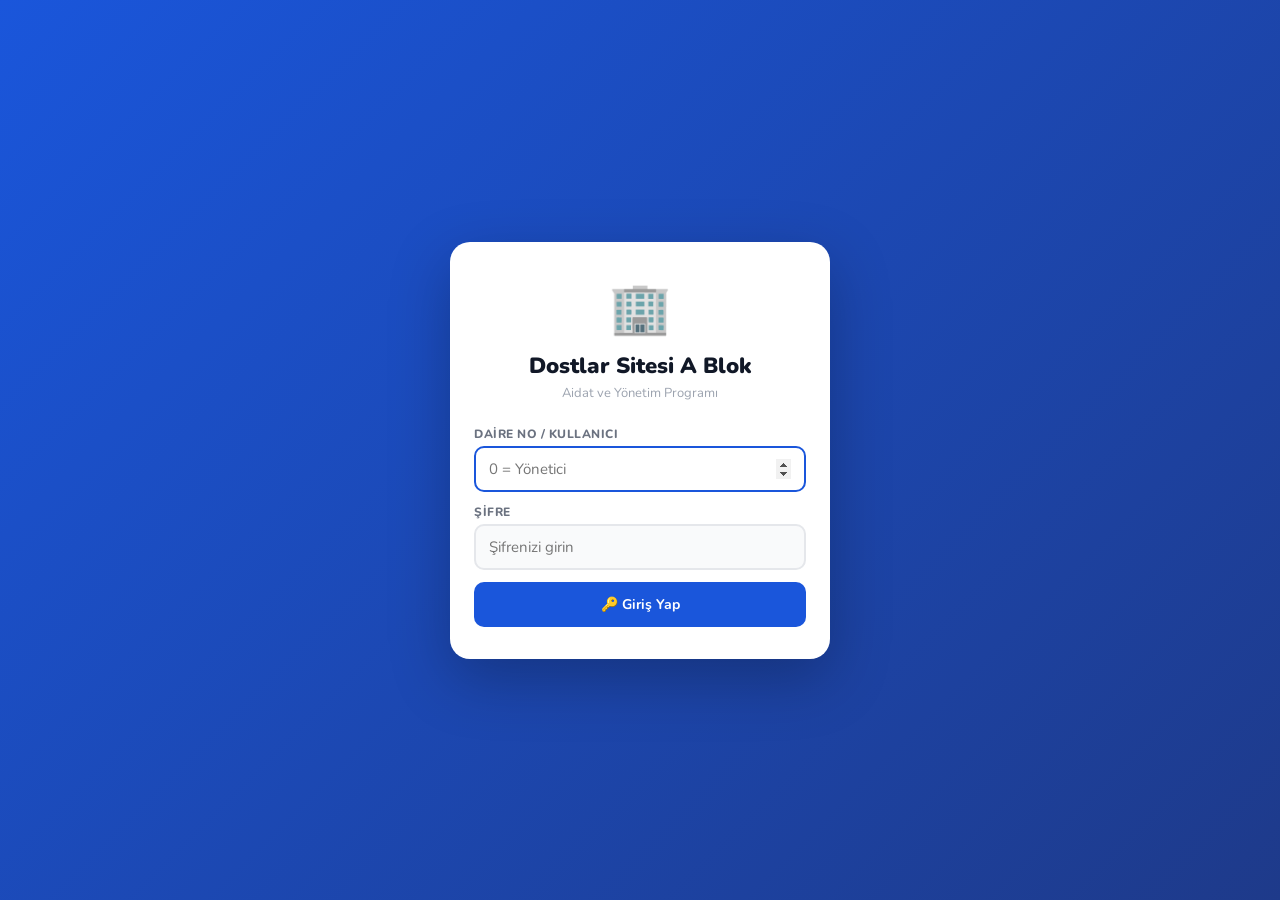
<file: a/index.html>
<!DOCTYPE html>
<html lang="tr">
<head>
<meta charset="UTF-8">
<meta name="viewport" content="width=device-width,initial-scale=1.0">
<title>Apartman Sistemi - Giriş</title>
<link rel="stylesheet" href="css/style.css">
</head>
<body>
<div class="login-wrap">
  <div class="login-card">
    <div class="login-logo">
      <span class="icon">🏢</span>
      <h1 id="aptAdi">Apartman Sistemi</h1>
      <p>Aidat ve Yönetim Programı</p>
    </div>
    <div class="form-group">
      <label>Daire No / Kullanıcı</label>
      <input type="number" id="daireNo" class="form-control" placeholder="0 = Yönetici" min="0" autofocus>
    </div>
    <div class="form-group">
      <label>Şifre</label>
      <input type="password" id="sifre" class="form-control" placeholder="Şifrenizi girin">
    </div>
    <button class="btn btn-primary btn-block" style="padding:13px" onclick="login()">🔑 Giriş Yap</button>
  </div>
</div>
<div class="toast" id="toast"></div>
<script src="js/db.js"></script>
<script>
  document.getElementById('aptAdi').textContent = getAyarlar().apartmanAdi;
  document.getElementById('sifre').addEventListener('keypress', e => { if(e.key==='Enter') login(); });
  document.getElementById('daireNo').addEventListener('keypress', e => { if(e.key==='Enter') document.getElementById('sifre').focus(); });

  function login() {
    const no = parseInt(document.getElementById('daireNo').value);
    const sifre = document.getElementById('sifre').value.trim();
    if(isNaN(no) || !sifre) { showToast('Daire no ve şifre giriniz','error'); return; }
    const user = DB.findOne('users', u => u.daire_no==no && u.sifre==sifre);
    if(!user) { showToast('Hatalı daire no veya şifre!','error'); return; }
    setCurrentUser(user);
    window.location.href = user.rol==='yonetici' ? 'pages/panel.html' : 'pages/sakin-panel.html';
  }
</script>
</body>
</html>
</file>
<file: a/css/style.css>
@import url('https://fonts.googleapis.com/css2?family=Nunito:wght@400;600;700;800;900&display=swap');
:root{
  --primary:#1a56db;--primary-dark:#1e40af;--primary-light:#dbeafe;
  --success:#059669;--success-light:#d1fae5;
  --danger:#dc2626;--danger-light:#fee2e2;
  --warning:#d97706;--warning-light:#fef3c7;
  --gray-50:#f9fafb;--gray-100:#f3f4f6;--gray-200:#e5e7eb;
  --gray-300:#d1d5db;--gray-400:#9ca3af;--gray-500:#6b7280;
  --gray-600:#4b5563;--gray-700:#374151;--gray-800:#1f2937;--gray-900:#111827;
  --bg:#eef2ff;--card:#fff;--radius:14px;
  --shadow:0 2px 10px rgba(0,0,0,.07);--shadow-lg:0 8px 30px rgba(0,0,0,.12);
}
*{box-sizing:border-box;margin:0;padding:0;}
body{font-family:'Nunito',sans-serif;background:var(--bg);color:var(--gray-800);min-height:100vh;font-size:15px;}

/* TOPBAR */
.topbar{background:var(--primary);color:#fff;padding:12px 14px;display:flex;align-items:center;justify-content:space-between;position:sticky;top:0;z-index:100;box-shadow:0 2px 8px rgba(26,86,219,.35);}
.topbar h1{font-size:16px;font-weight:800;}
.topbar-left{display:flex;align-items:center;gap:6px;}
.btn-logout{background:rgba(255,255,255,.2);border:none;color:#fff;padding:6px 12px;border-radius:8px;cursor:pointer;font-size:13px;font-family:'Nunito',sans-serif;font-weight:700;}

/* CONTAINER */
.container{max-width:620px;margin:0 auto;padding:14px;}

/* CARD */
.card{background:var(--card);border-radius:var(--radius);padding:16px;margin-bottom:12px;box-shadow:var(--shadow);}
.card-title{font-size:15px;font-weight:800;color:var(--gray-800);margin-bottom:12px;display:flex;align-items:center;gap:7px;}

/* LOGIN */
.login-wrap{min-height:100vh;background:linear-gradient(135deg,#1a56db,#1e3a8a);display:flex;align-items:center;justify-content:center;padding:20px;}
.login-card{background:#fff;border-radius:20px;padding:32px 24px;width:100%;max-width:380px;box-shadow:0 20px 60px rgba(0,0,0,.25);}
.login-logo{text-align:center;margin-bottom:24px;}
.login-logo .icon{font-size:50px;display:block;margin-bottom:8px;}
.login-logo h1{font-size:22px;font-weight:900;color:var(--gray-900);}
.login-logo p{color:var(--gray-400);font-size:13px;margin-top:3px;}

/* FORMS */
.form-group{margin-bottom:12px;}
.form-group label{display:block;font-size:12px;font-weight:800;color:var(--gray-500);margin-bottom:4px;text-transform:uppercase;letter-spacing:.5px;}
.form-control{width:100%;padding:11px 13px;border:2px solid var(--gray-200);border-radius:10px;font-size:15px;font-family:'Nunito',sans-serif;transition:border-color .15s;background:var(--gray-50);color:var(--gray-800);}
.form-control:focus{outline:none;border-color:var(--primary);background:#fff;}
select.form-control{cursor:pointer;}
textarea.form-control{resize:vertical;}

/* BUTTONS */
.btn{display:inline-flex;align-items:center;justify-content:center;gap:5px;padding:10px 18px;border-radius:10px;border:none;font-size:14px;font-weight:700;font-family:'Nunito',sans-serif;cursor:pointer;transition:all .12s;text-decoration:none;}
.btn:active{transform:scale(.97);}
.btn-primary{background:var(--primary);color:#fff;}
.btn-primary:hover{background:var(--primary-dark);}
.btn-success{background:var(--success);color:#fff;}
.btn-danger{background:var(--danger);color:#fff;}
.btn-warning{background:var(--warning);color:#fff;}
.btn-secondary{background:var(--gray-200);color:var(--gray-700);}
.btn-whatsapp{background:#25d366;color:#fff;}
.btn-block{width:100%;}
.btn-sm{padding:6px 11px;font-size:12px;border-radius:8px;}
.btn-icon{width:32px;height:32px;padding:0;border-radius:8px;font-size:14px;}
.btn-outline{background:transparent;border:2px solid var(--primary);color:var(--primary);}

/* PANEL GRID */
.panel-grid{display:grid;grid-template-columns:1fr 1fr;gap:10px;padding:12px 14px;}
.panel-btn{background:#fff;border:2px solid var(--gray-200);border-radius:var(--radius);padding:16px 10px;text-align:center;cursor:pointer;transition:all .12s;text-decoration:none;display:flex;flex-direction:column;align-items:center;gap:7px;box-shadow:var(--shadow);}
.panel-btn:active{transform:scale(.97);}
.panel-btn .panel-icon{font-size:26px;}
.panel-btn .panel-label{font-size:12px;font-weight:800;color:var(--gray-700);line-height:1.3;}
.panel-btn.c-blue{border-color:var(--primary);background:var(--primary-light);}
.panel-btn.c-green{border-color:var(--success);background:var(--success-light);}
.panel-btn.c-red{border-color:var(--danger);background:var(--danger-light);}
.panel-btn.c-yellow{border-color:var(--warning);background:var(--warning-light);}
.panel-btn.c-gray{border-color:var(--gray-400);background:var(--gray-100);}
.panel-btn.span2{grid-column:span 2;}

/* TABLE */
.table-wrap{overflow-x:auto;border-radius:10px;}
table{width:100%;border-collapse:collapse;font-size:12.5px;}
thead{background:var(--gray-800);color:#fff;}
thead th{padding:9px 8px;text-align:left;font-weight:700;white-space:nowrap;}
tbody tr{border-bottom:1px solid var(--gray-100);}
tbody tr:last-child{border-bottom:none;}
tbody tr:nth-child(even){background:var(--gray-50);}
tbody td{padding:9px 8px;vertical-align:middle;}

/* BADGES */
.badge{display:inline-flex;align-items:center;gap:3px;padding:3px 7px;border-radius:20px;font-size:11px;font-weight:700;}
.badge-success{background:var(--success-light);color:var(--success);}
.badge-danger{background:var(--danger-light);color:var(--danger);}
.badge-warning{background:var(--warning-light);color:var(--warning);}
.badge-gray{background:var(--gray-100);color:var(--gray-600);}

/* DEBT BOX */
.debt-box{text-align:center;padding:18px;border-radius:14px;margin:12px 0;}
.debt-box.red{background:linear-gradient(135deg,#fee2e2,#fecaca);}
.debt-box.green{background:linear-gradient(135deg,#d1fae5,#a7f3d0);}
.debt-box .damt{font-size:30px;font-weight:900;display:block;}
.debt-box.red .damt{color:var(--danger);}
.debt-box.green .damt{color:var(--success);}
.debt-box .dlbl{font-size:12px;font-weight:700;margin-top:4px;opacity:.8;}

/* SUMMARY */
.sum-row{display:flex;justify-content:space-between;padding:6px 0;font-size:13px;border-bottom:1px solid var(--gray-100);}
.sum-row:last-child{border-bottom:none;font-weight:800;font-size:14px;}
.pay-item{display:flex;justify-content:space-between;align-items:center;padding:7px 0;border-bottom:1px solid var(--gray-100);font-size:12px;}
.pay-item:last-child{border-bottom:none;}

/* FILTER ROW */
.filter-row{display:flex;gap:7px;flex-wrap:wrap;margin-bottom:12px;}
.filter-row .form-control{flex:1;min-width:110px;}

/* MODAL */
.modal-overlay{display:none;position:fixed;inset:0;background:rgba(0,0,0,.5);z-index:1000;align-items:flex-end;justify-content:center;}
.modal-overlay.active{display:flex;}
.modal{background:#fff;border-radius:20px 20px 0 0;padding:22px 18px;width:100%;max-width:500px;max-height:92vh;overflow-y:auto;}
.modal-title{font-size:17px;font-weight:800;margin-bottom:16px;display:flex;justify-content:space-between;align-items:center;}
.modal-close{cursor:pointer;font-size:22px;color:var(--gray-400);background:none;border:none;}

/* TOAST */
.toast{position:fixed;bottom:22px;left:50%;transform:translateX(-50%) translateY(100px);background:var(--gray-900);color:#fff;padding:11px 22px;border-radius:100px;font-size:13px;font-weight:700;transition:transform .3s;z-index:9999;white-space:nowrap;pointer-events:none;}
.toast.show{transform:translateX(-50%) translateY(0);}
.toast.success{background:var(--success);}
.toast.error{background:var(--danger);}

/* MISC */
.loading{text-align:center;padding:40px;color:var(--gray-400);}
.spinner{width:30px;height:30px;border:3px solid var(--gray-200);border-top-color:var(--primary);border-radius:50%;animation:spin .7s linear infinite;margin:0 auto 10px;}
@keyframes spin{to{transform:rotate(360deg);}}
.empty-state{text-align:center;padding:36px 20px;color:var(--gray-400);}
.empty-state .icon{font-size:38px;display:block;margin-bottom:8px;}
.welcome-banner{background:linear-gradient(135deg,var(--primary),var(--primary-dark));color:#fff;padding:16px 14px;border-radius:var(--radius);margin:10px 14px;}
.welcome-banner h2{font-size:17px;font-weight:800;}
.welcome-banner p{font-size:12px;opacity:.8;margin-top:3px;}
.back-btn{display:inline-flex;align-items:center;gap:5px;color:#fff;font-weight:700;font-size:14px;text-decoration:none;}
.divider{height:1px;background:var(--gray-100);margin:12px 0;}
.text-success{color:var(--success);font-weight:700;}
.text-danger{color:var(--danger);font-weight:700;}
.text-muted{color:var(--gray-400);font-size:12px;}
.text-center{text-align:center;}
.flex{display:flex;}.gap-1{gap:8px;}.items-center{align-items:center;}.justify-between{justify-content:space-between;}.flex-1{flex:1;}
.actions{display:flex;gap:5px;}
.mt-1{margin-top:8px;}.mt-2{margin-top:14px;}.mb-1{margin-bottom:8px;}.mb-2{margin-bottom:14px;}
.section-title{font-size:17px;font-weight:900;padding:14px 14px 4px;color:var(--gray-900);}

/* DATA MANAGEMENT SECTION */
.data-mgmt{background:var(--gray-800);border-radius:var(--radius);padding:16px;margin:10px 14px;}
.data-mgmt .title{color:#fff;font-weight:800;font-size:14px;margin-bottom:12px;display:flex;align-items:center;gap:6px;}
.data-mgmt .btn-row{display:grid;grid-template-columns:1fr 1fr 1fr;gap:8px;}

@media print{
  .topbar,.no-print{display:none!important;}
  .container{padding:0;}
  .card{box-shadow:none;border:1px solid #eee;}
}
</file>
